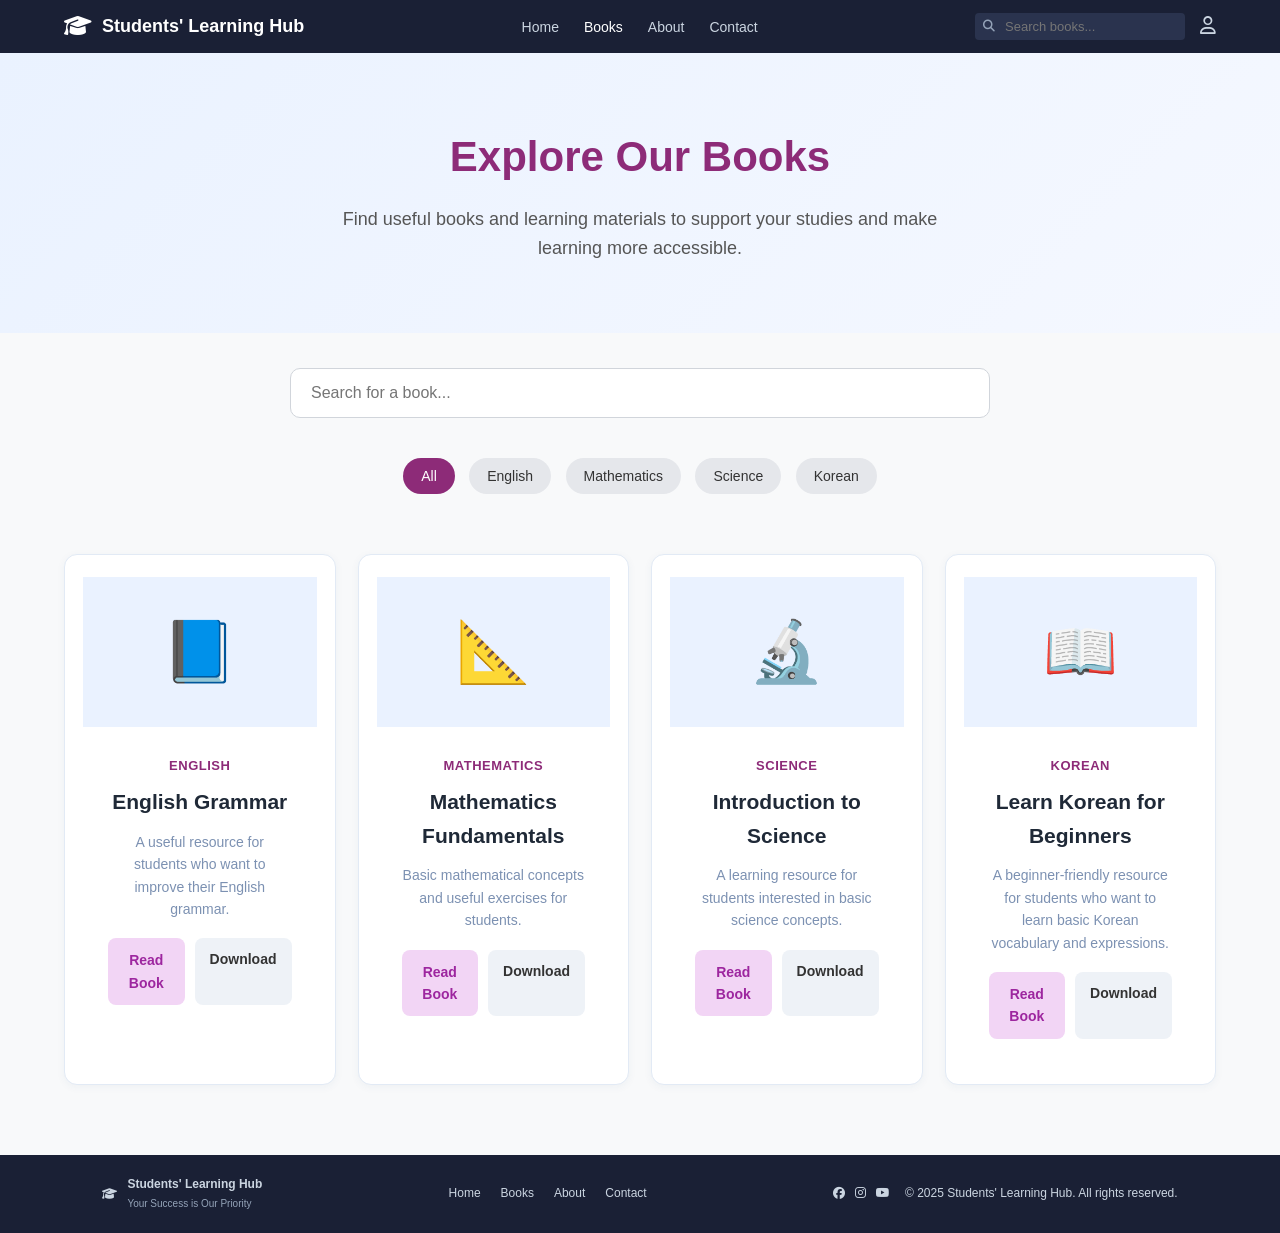
<file: books.html>
<!DOCTYPE html>
<html lang="en">

<head>
    <meta charset="UTF-8">
    <meta name="viewport" content="width=device-width, initial-scale=1.0">

    <title>Books | Student Resources</title>

    <link rel="stylesheet" href="css/about.css">
    <link rel="stylesheet" href="css/books.css">
    <link rel="stylesheet" href="css/common.css">
    <link rel="stylesheet" href="css/contact.css">
    <link rel="stylesheet" href="css/home.css">

    <!-- FontAwesome -->
    <link rel="stylesheet"
        href="https://cdnjs.cloudflare.com/ajax/libs/font-awesome/6.4.0/css/all.min.css">
</head>


<body>

    <!-- Header -->
    <header>

        <div class="logo">
            <i class="fas fa-graduation-cap"></i>
            <span>Students' Learning Hub</span>
        </div>


        <nav>
            <ul>

                <li>
                    <a href="index.html">Home</a>
                </li>

                <li>
                    <a href="books.html" class="active">Books</a>
                </li>

                <li>
                    <a href="about.html">About</a>
                </li>

                <li>
                    <a href="contact.html">Contact</a>
                </li>

            </ul>
        </nav>


        <div class="header-right">

            <div class="search-box">
                <i class="fas fa-search"></i>

                <input
                    type="text"
                    placeholder="Search books..."
                >
            </div>

            <i class="far fa-user user-icon"></i>

        </div>

    </header>



    <!-- Books Introduction -->
    <section class="books-intro">

        <div class="container">

            <h1>Explore Our Books</h1>

            <p>
                Find useful books and learning materials to support
                your studies and make learning more accessible.
            </p>

        </div>

    </section>



    <!-- Search Section -->
    <section class="search-section">

        <div class="container">

            <input
                type="text"
                id="bookSearch"
                placeholder="Search for a book..."
            >

        </div>

    </section>



    <!-- Category Buttons -->
    <section class="categories">

        <div class="container">

            <button
                class="category-btn active"
                data-category="all">
                All
            </button>

            <button
                class="category-btn"
                data-category="english">
                English
            </button>

            <button
                class="category-btn"
                data-category="mathematics">
                Mathematics
            </button>

            <button
                class="category-btn"
                data-category="science">
                Science
            </button>

            <button
                class="category-btn"
                data-category="korean">
                Korean
            </button>

        </div>

    </section>



    <!-- Books -->
    <main class="books-section">

        <div class="container">

            <div class="books-grid" id="booksGrid">


                <!-- Book 1 -->
                <article
                    class="book-card"
                    data-category="english">

                    <div class="book-icon">
                        📘
                    </div>

                    <div class="book-content">

                        <span class="book-category">
                            English
                        </span>

                        <h2>
                            English Grammar
                        </h2>

                        <p>
                            A useful resource for students who want
                            to improve their English grammar.
                        </p>

                        <div class="book-buttons">

                            <a
                                href="./books/The Adventures of Sherlock Holmes.pdf"
                                target="_blank"
                                class="read-btn">
                                Read Book
                            </a>

                            <a
                                href="./books/The Adventures of Sherlock Holmes.pdf"
                                download
                                class="download-btn">
                                Download
                            </a>

                        </div>

                    </div>

                </article>



                <!-- Book 2 -->
                <article
                    class="book-card"
                    data-category="mathematics">

                    <div class="book-icon">
                        📐
                    </div>

                    <div class="book-content">

                        <span class="book-category">
                            Mathematics
                        </span>

                        <h2>
                            Mathematics Fundamentals
                        </h2>

                        <p>
                            Basic mathematical concepts and useful
                            exercises for students.
                        </p>

                        <div class="book-buttons">

                            <a
                                href="./books/CollegeAlgebra.pdf"
                                target="_blank"
                                class="read-btn">
                                Read Book
                            </a>

                            <a
                                href="./books/CollegeAlgebra.pdf"
                                download
                                class="download-btn">
                                Download
                            </a>

                        </div>

                    </div>

                </article>



                <!-- Book 3 -->
                <article
                    class="book-card"
                    data-category="science">

                    <div class="book-icon">
                        🔬
                    </div>

                    <div class="book-content">

                        <span class="book-category">
                            Science
                        </span>

                        <h2>
                            Introduction to Science
                        </h2>

                        <p>
                            A learning resource for students interested
                            in basic science concepts.
                        </p>

                        <div class="book-buttons">

                            <a
                                href="./books/Biology for Dummies.pdf"
                                target="_blank"
                                class="read-btn">
                                Read Book
                            </a>

                            <a
                                href="./books/Biology for Dummies.pdf"
                                download
                                class="download-btn">
                                Download
                            </a>

                        </div>

                    </div>

                </article>



                <!-- Book 4 -->
                <article
                    class="book-card"
                    data-category="korean">

                    <div class="book-icon">
                        📖
                    </div>

                    <div class="book-content">

                        <span class="book-category">
                            Korean
                        </span>

                        <h2>
                            Learn Korean for Beginners
                        </h2>

                        <p>
                            A beginner-friendly resource for students
                            who want to learn basic Korean vocabulary
                            and expressions.
                        </p>

                        <div class="book-buttons">

                            <a
                                href="/books/Korean-grammar.pdf"
                                target="_blank"
                                class="read-btn">
                                Read Book
                            </a>

                            <a
                                href="/books/Korean-grammar.pdf"
                                download
                                class="download-btn">
                                Download
                            </a>

                        </div>

                    </div>

                </article>



                <!-- Book Not Found -->
                <div
                    id="noResults"
                    style="display: none;">

                    <h2>Book Not Found</h2>

                    <p>
                        Sorry, the book you are looking for
                        is not available.
                    </p>

                </div>


            </div>

        </div>

    </main>



    <!-- Footer -->
    <footer>

        <div class="footer-left">

            <i class="fas fa-graduation-cap"></i>

            <div>
                <strong>
                    Students' Learning Hub
                </strong>

                <br>

                <small style="color: #94a3b8;">
                    Your Success is Our Priority
                </small>
            </div>

        </div>


        <div class="footer-links">

            <a href="index.html">
                Home
            </a>

            <a href="books.html">
                Books
            </a>

            <a href="about.html">
                About
            </a>

            <a href="contact.html">
                Contact
            </a>

        </div>


        <div class="footer-right">

            <div class="footer-socials">

                <a href="#">
                    <i class="fab fa-facebook"></i>
                </a>

                <a href="#">
                    <i class="fab fa-instagram"></i>
                </a>

                <a href="#">
                    <i class="fab fa-youtube"></i>
                </a>

            </div>

            <span>
                © 2025 Students' Learning Hub.
                All rights reserved.
            </span>

        </div>

    </footer>



    <!-- JavaScript -->
    <script src="javascript/books.js"></script>
    <script src="javascript/main.js"></script>

</body>

</html>
</file>
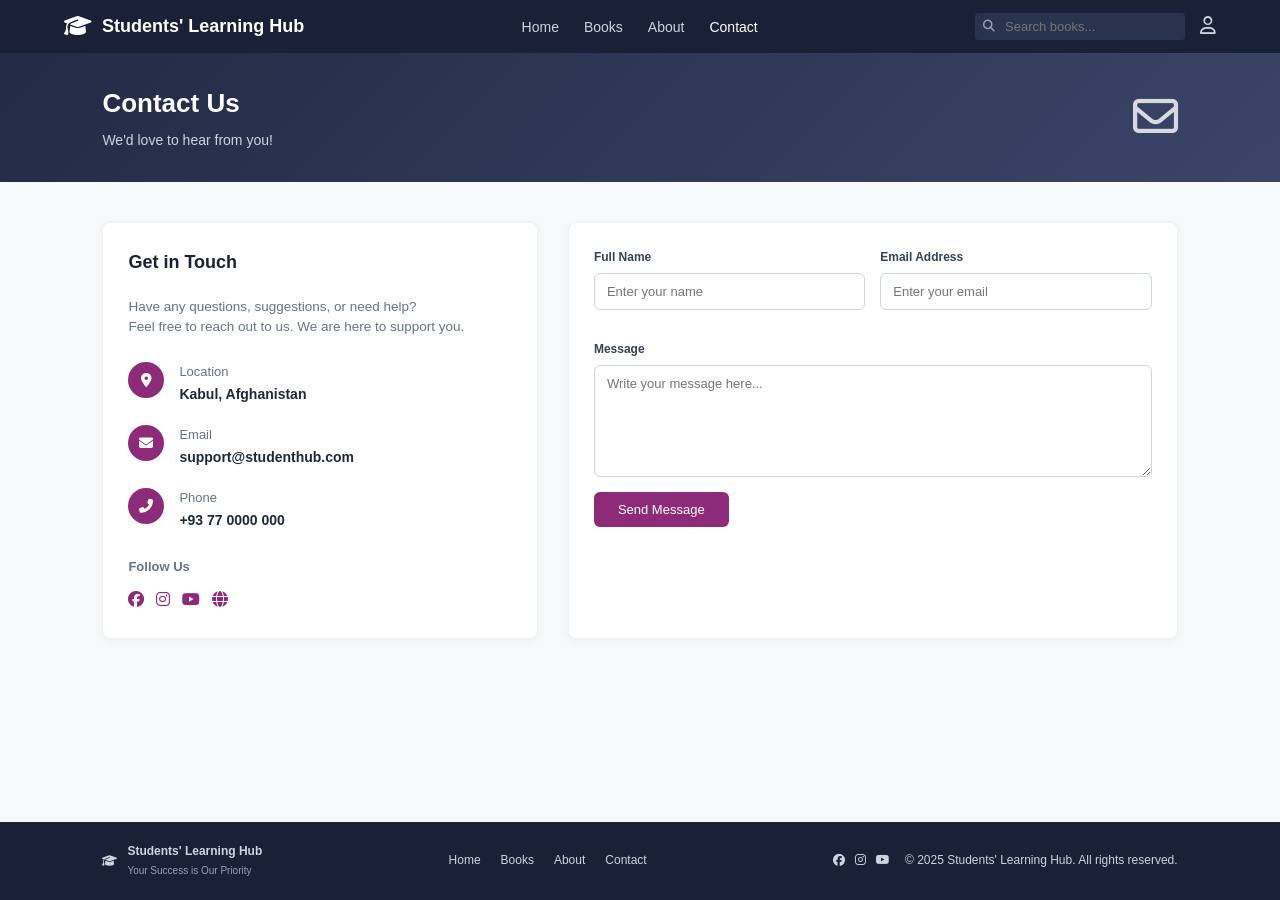
<file: contact.html>
<!DOCTYPE html>
<html lang="en">
<head>
    <meta charset="UTF-8">
    <meta name="viewport" content="width=device-width, initial-scale=1.0">
    <title>Students Learning Hub/Contact</title>
    <link rel="stylesheet" href="css/about.css">
    <link rel="stylesheet" href="css/books.css">
    <link rel="stylesheet" href="css/common.css">
    <link rel="stylesheet" href="css/contact.css">
    <link rel="stylesheet" href="css/home.css">
       <!-- آیکون‌های FontAwesome -->
    <link rel="stylesheet" href="https://cdnjs.cloudflare.com/ajax/libs/font-awesome/6.4.0/css/all.min.css">
</head>
<body>

    <!-- هدر -->
    <header>
        <div class="logo">
            <i class="fas fa-graduation-cap"></i>
            <span>Students' Learning Hub</span>
        </div>
        <nav>
            <ul>
                <li><a href="index.html">Home</a></li>
                <li><a href="books.html">Books</a></li>
                <li><a href="about.html" >About</a></li>
                <li><a href="contact.html" class="active">Contact</a></li>
            </ul>
        </nav>
        <div class="header-right">
            <div class="search-box">
                <i class="fas fa-search"></i>
                <input type="text" placeholder="Search books...">
            </div>
            <i class="far fa-user user-icon"></i>
        </div>
    </header>

    <!-- بنر اصلی -->
    <section class="hero-banner">
        <div class="hero-text">
            <h1>Contact Us</h1>
            <p>We'd love to hear from you!</p>
        </div>
        <div class="hero-icon">
            <i class="far fa-envelope"></i>
        </div>
    </section>

    <!-- محتوای اصلی صفحه Contact -->
    <main>
        <div class="contact-grid">
            
            <!-- اطلاعات تماس (Get in Touch) -->
            <div class="card">
                <div class="card-title">
                    <span>Get in Touch</span>
                </div>
                <p class="contact-info-p">
                    Have any questions, suggestions, or need help?<br>
                    Feel free to reach out to us. We are here to support you.
                </p>

                <div class="contact-detail">
                    <div class="contact-detail-icon"><i class="fas fa-map-marker-alt"></i></div>
                    <div class="contact-detail-text">
                        <h4>Location</h4>
                        <p>Kabul, Afghanistan</p>
                    </div>
                </div>

                <div class="contact-detail">
                    <div class="contact-detail-icon"><i class="fas fa-envelope"></i></div>
                    <div class="contact-detail-text">
                        <h4>Email</h4>
                        <p>support@studenthub.com</p>
                    </div>
                </div>

                <div class="contact-detail">
                    <div class="contact-detail-icon"><i class="fas fa-phone-alt"></i></div>
                    <div class="contact-detail-text">
                        <h4>Phone</h4>
                        <p>+93 77 0000 000</p>
                    </div>
                </div>

                <div class="social-section">
                    <h4>Follow Us</h4>
                    <div class="social-icons">
                        <a href="#"><i class="fab fa-facebook"></i></a>
                        <a href="#"><i class="fab fa-instagram"></i></a>
                        <a href="#"><i class="fab fa-youtube"></i></a>
                        <a href="#"><i class="fas fa-globe"></i></a>
                    </div>
                </div>
            </div>

            <!-- فرم ارسال پیام -->
            <div class="card">
                <form onsubmit="event.preventDefault();">
                    <div class="form-row">
                        <div class="form-group">
                            <label>Full Name </label>
                            <input type="text" placeholder="Enter your name" required>
                        </div>
                        <div class="form-group">
                            <label>Email Address </label>
                            <input type="email" placeholder="Enter your email" required>
                        </div>
                    </div>

                    <div class="form-group">
                        <label>Message </label>
                        <textarea rows="6" placeholder="Write your message here..." required></textarea>
                    </div>

                    <button type="submit" class="btn-send">Send Message</button>
                </form>
            </div>

        </div>
    </main>

    <!-- فوتر -->
    <footer>
        <div class="footer-left">
            <i class="fas fa-graduation-cap"></i>
            <div>
                <strong>Students' Learning Hub</strong><br>
                <small style="color: #94a3b8;">Your Success is Our Priority</small>
            </div>
        </div>
        <div class="footer-links">
            <a href="index.html">Home</a>
            <a href="books.html">Books</a>
            <a href="about.html">About</a>
            <a href="contact.html">Contact</a>
        </div>
        <div class="footer-right">
            <div class="footer-socials">
                <a href="#"><i class="fab fa-facebook"></i></a>
                <a href="#"><i class="fab fa-instagram"></i></a>
                <a href="#"><i class="fab fa-youtube"></i></a>
            </div>
            <span>© 2025 Students' Learning Hub. All rights reserved.</span>
        </div>
    </footer>
    <script src="javascript/contact.js"></script>
    <script src="javascript/main.js"></script>

</body>
</html>
</file>
<file: css/about.css>
* {
    margin: 0;
    padding: 0;
    box-sizing: border-box;
    font-family: 'Segoe UI', Tahoma, Geneva, Verdana, sans-serif;
}

body {
    background-color: #f8f9fa;
    color: #333;
    display: flex;
    flex-direction: column;
    min-height: 100vh;
}

/* هدر (Header) */
header {
    background-color: #1a2035;
    color: #fff;
    padding: 12px 5%;
    display: flex;
    justify-content: space-between;
    align-items: center;
}

.logo {
    display: flex;
    align-items: center;
    gap: 10px;
    font-size: 18px;
    font-weight: bold;
}

.logo i {
    font-size: 22px;
}

nav ul {
    list-style: none;
    display: flex;
    gap: 25px;
}

nav a {
    color: #cbd5e1;
    text-decoration: none;
    font-size: 14px;
    transition: 0.3s;
}

nav a:hover, nav a.active {
    color: #fff;
    font-weight: 500;
}

.header-right {
    display: flex;
    align-items: center;
    gap: 15px;
}

.search-box {
    position: relative;
}

.search-box input {
    background-color: #2a334e;
    border: none;
    padding: 6px 12px 6px 30px;
    border-radius: 4px;
    color: #fff;
    font-size: 13px;
    outline: none;
}

.search-box i {
    position: absolute;
    left: 8px;
    top: 50%;
    transform: translateY(-50%);
    color: #94a3b8;
    font-size: 12px;
}

.user-icon {
    font-size: 18px;
    color: #cbd5e1;
    cursor: pointer;
}

/* بنر بالای صفحات (Hero Banner) */
.hero-banner {
    background: linear-gradient(135deg, #232a45 0%, #3b4568 100%);
    color: #fff;
    padding: 30px 8%;
    display: flex;
    justify-content: space-between;
    align-items: center;
}

.hero-text h1 {
    font-size: 26px;
    margin-bottom: 5px;
}

.hero-text p {
    color: #cbd5e1;
    font-size: 14px;
}

.hero-icon i {
    font-size: 45px;
    opacity: 0.8;
}

/* محتوای اصلی */
main {
    flex: 1;
    padding: 40px 8%;
}

/* === صفحه درباره ما (About Us) === */
.about-grid {
    display: grid;
    grid-template-columns: 1.2fr 1.2fr 1fr;
    gap: 25px;
}

.card {
    background: #fff;
    border-radius: 8px;
    padding: 25px;
    box-shadow: 0 2px 8px rgba(0,0,0,0.05);
    border: 1px solid #edf2f7;
}

.card-title {
    display: flex;
    align-items: center;
    gap: 10px;
    font-size: 18px;
    font-weight: 600;
    margin-bottom: 20px;
    color: #1a2035;
}

.card-title i {
    color: #8d2b78;
}

/* بخش ماموریت ما */
.mission-text {
    font-size: 13.5px;
    line-height: 1.6;
    color: #555;
    margin-bottom: 25px;
}

.quote-box {
    background-color: #f8fafc;
    border-left: 3px solid #8d2b78;
    padding: 15px;
    border-radius: 0 6px 6px 0;
    font-size: 12.5px;
    color: #475569;
    font-style: italic;
    text-align: center;
}

.quote-author {
    margin-top: 8px;
    font-weight: 600;
    font-style: normal;
}

/* بخش چرا ما */
.feature-item {
    display: flex;
    gap: 15px;
    margin-bottom: 18px;
}

.feature-icon {
    width: 32px;
    height: 32px;
    background-color: #fdf2f8;
    border-radius: 50%;
    display: flex;
    align-items: center;
    justify-content: center;
    color: #8d2b78;
    font-size: 14px;
    flex-shrink: 0;
}

.feature-info h4 {
    font-size: 14px;
    margin-bottom: 2px;
    color: #1e293b;
}

.feature-info p {
    font-size: 12px;
    color: #64748b;
}

/* بخش تیم ما */
.team-member {
    display: flex;
    align-items: center;
    gap: 15px;
    margin-bottom: 20px;
}

.team-avatar {
    width: 48px;
    height: 48px;
    border-radius: 50%;
    background-color: #e2e8f0;
    overflow: hidden;
}

.team-avatar img {
    width: 100%;
    height: 100%;
    object-fit: cover;
}

.team-info h4 {
    font-size: 14px;
    color: #1e293b;
}

.team-info p {
    font-size: 12px;
    color: #64748b;
}



/* ==============================
   MEET OUR TEAM
   ============================== */

.team-member {
    display: flex;
    align-items: center;
    gap: 18px;
    width: 100%;
    margin-top: 28px;
    box-sizing: border-box;
}

.team-member + .team-member {
    margin-top: 35px;
}


/* ==============================
   AVATAR
   ============================== */

.team-avatar {
    width: 60px !important;
    height: 60px !important;
    min-width: 60px !important;
    max-width: 60px !important;

    aspect-ratio: 1 / 1;

    flex: 0 0 60px;

    border-radius: 50%;
    overflow: hidden;
    box-sizing: border-box;
}

.team-avatar img {
    width: 100%;
    height: 100%;
    display: block;
    object-fit: cover;
    border-radius: 50%;
}


/* ==============================
   TEAM INFO
   ============================== */

.team-info {
    flex: 1;
    min-width: 0;
}

.team-info h4 {
    margin: 0 0 5px;
    font-size: 16px;
    line-height: 1.4;
    color: #1f2937;
}

.team-info span {
    display: block;
    color: #777;
    font-size: 14px;
    line-height: 1.5;
    margin-bottom: 8px;
}

.team-info p {
    margin: 0;
    color: #666;
    font-size: 13px;
    line-height: 1.6;
}


/* ==============================
   TABLET
   ============================== */

@media (max-width: 900px) {

    .team-member {
        gap: 15px;
    }

    .team-avatar {
        width: 60px !important;
        height: 60px !important;
        min-width: 60px !important;
        max-width: 60px !important;

        flex: 0 0 60px;
        aspect-ratio: 1 / 1;
    }

}


/* ==============================
   MOBILE
   ============================== */

@media (max-width: 600px) {

    .team-member {
        display: flex;
        align-items: flex-start;
        gap: 15px;
        width: 100%;
    }

    .team-member + .team-member {
        margin-top: 40px;
    }

    .team-avatar {
        width: 60px !important;
        height: 60px !important;
        min-width: 60px !important;
        max-width: 60px !important;

        flex: 0 0 60px;
        aspect-ratio: 1 / 1;

        border-radius: 50%;
    }

    .team-info {
        min-width: 0;
        flex: 1;
    }

    .team-info h4 {
        font-size: 15px;
    }

    .team-info span {
        font-size: 13px;
    }

    .team-info p {
        font-size: 12px;
        line-height: 1.6;
    }

}


/* ==============================
   SMALL MOBILE
   ============================== */

@media (max-width: 400px) {

    .team-member {
        gap: 12px;
    }

    .team-avatar {
        width: 55px !important;
        height: 55px !important;
        min-width: 55px !important;
        max-width: 55px !important;

        flex: 0 0 55px;
        aspect-ratio: 1 / 1;
    }

}




/* ==========================================
   استایل‌های رسپانسیف اختصاصی صفحه درباره ما (About Us)
   ========================================== */

/* ۱. تبلت‌های بزرگ و دسکتاپ‌های کوچک (زیر ۱۰۲۴px) */
@media (max-width: 1024px) {
    /* تغییر چیدمان شبکه کارت‌ها به ۲ ستون */
    .about-grid {
        grid-template-columns: repeat(2, 1fr);
        gap: 20px;
    }

    /* کارت سوم (تیم ما) در دو ستون عریض‌تر می‌شود */
    .about-grid .card:last-child {
        grid-column: span 2;
    }
}

/* ۲. تبلت‌ها و موبایل‌های افقی (زیر ۷۶۸px) */
@media (max-width: 768px) {
    /* نمایش دکمه همبرگری هدر */
    .hamburger {
        display: block;
    }

    /* منوی کشویی هدر در حالت موبایل */
    nav {
        position: absolute;
        top: 100%;
        left: 0;
        width: 100%;
        background-color: #1a2035;
        border-top: 1px solid #2a334e;
        display: none;
        box-shadow: 0 8px 15px rgba(0,0,0,0.2);
    }

    nav.nav-active {
        display: block;
    }

    nav ul {
        flex-direction: column;
        padding: 15px 5%;
        gap: 15px;
    }

    /* تغییر چیدمان شبکه کارت‌ها به تک‌ستونه */
    .about-grid {
        grid-template-columns: 1fr;
    }

    .about-grid .card:last-child {
        grid-column: span 1;
    }

    /* تنظیمات بنر اصلی */
    .hero-banner {
        padding: 25px 5%;
    }

    .hero-text h1 {
        font-size: 22px;
    }

    .hero-icon i {
        font-size: 38px;
    }

    main {
        padding: 20px 4%;
    }

    /* تنظیمات فوتر */
    footer {
        flex-direction: column;
        text-align: center;
        gap: 15px;
    }

    .footer-left, .footer-links, .footer-right {
        flex-direction: column;
        gap: 10px;
    }
}

/* ۳. موبایل‌های کوچک (زیر ۴۸۰px) */
@media (max-width: 480px) {
    .logo span {
        font-size: 14px;
    }

    .search-box input {
        width: 110px;
    }

    .card {
        padding: 18px;
    }

    .team-member {
        gap: 10px;
    }

    .team-avatar {
        width: 40px;
        height: 40px;
    }
}
</file>
<file: css/books.css>
* {
    margin: 0;
    padding: 0;
    box-sizing: border-box;
}

body {
    font-family: Arial, sans-serif;
    background-color: #f7f9fc;
    color: #222;
    line-height: 1.6;
}

.container {
    width: 90%;
    max-width: 1200px;
    margin: 0 auto;
}
/* 
   BOOK INTRODUCTION
 */

.books-intro {
    background: linear-gradient(135deg, #eaf2ff, #f5f8ff);
    text-align: center;
    padding: 70px 20px;
}

.books-intro h1 {
    font-size: 42px;
    color: #8d2b78;
    margin-bottom: 15px;
}

.books-intro p {
    max-width: 650px;
    margin: 0 auto;
    color: #555;
    font-size: 18px;
}


/* 
   SEARCH
 */

.search-section {
    padding: 35px 0 20px;
}

#bookSearch {
    width: 100%;
    max-width: 700px;
    display: block;
    margin: 0 auto;

    padding: 15px 20px;

    border: 1px solid #d1d5db;
    border-radius: 10px;

    font-size: 16px;

    outline: none;

    background-color: white;

    transition: border-color 0.2s ease,
                box-shadow 0.2s ease;
}

#bookSearch:focus {
    border-color: #8d2b78;

    box-shadow: 0 0 0 3px rgba(37, 99, 235, 0.1);
}


/* 
   CATEGORY BUTTONS
 */

.categories {
    padding: 15px 0 35px;
    text-align: center;
}

.category-btn {
    border: none;

    background-color: #e5e7eb;
    color: #333;

    padding: 10px 18px;
    margin: 5px;

    border-radius: 20px;

    cursor: pointer;

    font-size: 14px;

    transition: background-color 0.2s ease,
                color 0.2s ease,
                transform 0.2s ease;
}

.category-btn:hover {
    background-color: #d1d5db;
    transform: translateY(-2px);
}

.category-btn.active {
    background-color: #8d2b78;
    color: white;
}


/* 
   BOOKS SECTION
 */

.books-section {
    padding: 20px 0 70px;
}

.books-grid {
    display: grid;

    grid-template-columns:
        repeat(auto-fit, minmax(280px, 1fr));

    gap: 25px;
}


/* 
   BOOK CARD
 */

.book-card {
    background-color: white;

    border-radius: 15px;

    overflow: hidden;

    box-shadow:
        0 5px 20px rgba(0, 0, 0, 0.08);

    transition:
        transform 0.2s ease,
        box-shadow 0.2s ease;
}

.book-card:hover {
    transform: translateY(-5px);

    box-shadow:
        0 10px 25px rgba(0, 0, 0, 0.12);
}


/* 
   BOOK ICON
 */

.book-icon {
    background-color: #eaf2ff;

    height: 150px;

    display: flex;

    align-items: center;
    justify-content: center;

    font-size: 60px;
}


/* 
   BOOK CONTENT
 */

.book-content {
    padding: 25px;
}

.book-category {
    color: #8d2b78;

    font-size: 13px;

    font-weight: bold;

    text-transform: uppercase;

    letter-spacing: 0.5px;
}

.book-content h2 {
    margin: 8px 0 12px;

    font-size: 21px;

    color: #1f2937;
}

.book-content p {
    color: #666;

    font-size: 15px;

    margin-bottom: 20px;
}


/* 
   BOOK BUTTONS
 */

.book-buttons {
    display: flex;
    gap: 10px;
}

.read-btn,
.download-btn {
    text-decoration: none;

    padding: 10px 15px;

    border-radius: 8px;

    font-size: 14px;

    font-weight: bold;

    text-align: center;

    cursor: pointer;

    transition:
        background-color 0.2s ease,
        transform 0.2s ease;
}

.read-btn {
    background-color: #8d2b78;
    color: white;
}

.read-btn:hover {
    background-color: #8d2b78;
    transform: translateY(-2px);
}

.download-btn {
    background-color: #eef2f7;
    color: #333;
}

.download-btn:hover {
    background-color: #dfe5ec;
    transform: translateY(-2px);
}


/* 
   NO RESULTS
 */

#noResults {
    display: none;

    text-align: center;

    color: #777;

    margin-top: 30px;

    font-size: 18px;
}



/* 
   MOBILE RESPONSIVE DESIGN
 */

@media (max-width: 700px) {

    .books-header .container {
        flex-direction: column;
        gap: 15px;
    }

    nav {
        gap: 12px;

        flex-wrap: wrap;

        justify-content: center;
    }

    .books-intro {
        padding: 50px 20px;
    }

    .books-intro h1 {
        font-size: 32px;
    }

    .books-intro p {
        font-size: 16px;
    }

    .books-grid {
        grid-template-columns: 1fr;
    }

    .book-buttons {
        flex-direction: column;
    }

    .read-btn,
    .download-btn {
        width: 100%;
    }

    .category-btn {
        margin: 4px 2px;
    }
}
</file>
<file: css/common.css>
* {
    margin: 0;
    padding: 0;
    box-sizing: border-box;
    font-family: 'Segoe UI', Tahoma, Geneva, Verdana, sans-serif;
}

body {
    background-color: #f8f9fa;
    color: #333;
    display: flex;
    flex-direction: column;
    min-height: 100vh;
}

/* هدر (Header) */
header {
    background-color: #1a2035;
    color: #fff;
    padding: 12px 5%;
    display: flex;
    justify-content: space-between;
    align-items: center;
}

.logo {
    display: flex;
    align-items: center;
    gap: 10px;
    font-size: 18px;
    font-weight: bold;
}

.logo i {
    font-size: 22px;
}

nav ul {
    list-style: none;
    display: flex;
    gap: 25px;
}

nav a {
    color: #cbd5e1;
    text-decoration: none;
    font-size: 14px;
    transition: 0.3s;
}

nav a:hover, nav a.active {
    color: #fff;
    font-weight: 500;
}

.header-right {
    display: flex;
    align-items: center;
    gap: 15px;
}

.search-box {
    position: relative;
}

.search-box input {
    background-color: #2a334e;
    border: none;
    padding: 6px 12px 6px 30px;
    border-radius: 4px;
    color: #fff;
    font-size: 13px;
    outline: none;
}

.search-box i {
    position: absolute;
    left: 8px;
    top: 50%;
    transform: translateY(-50%);
    color: #94a3b8;
    font-size: 12px;
}

.user-icon {
    font-size: 18px;
    color: #cbd5e1;
    cursor: pointer;
}


/* فوتر (Footer) */
footer {
    background-color: #1a2035;
    color: #cbd5e1;
    padding: 20px 8%;
    display: flex;
    justify-content: space-between;
    align-items: center;
    font-size: 12px;
    margin-top: auto;
}

.footer-left {
    display: flex;
    align-items: center;
    gap: 10px;
}

.footer-links {
    display: flex;
    gap: 20px;
}

.footer-links a {
    color: #cbd5e1;
    text-decoration: none;
}

.footer-right {
    display: flex;
    align-items: center;
    gap: 15px;
}

.footer-socials {
    display: flex;
    gap: 10px;
}

.footer-socials a {
    color: #cbd5e1;
}

/* ریسپانسیو */
@media (max-width: 868px) {
    .about-grid, .contact-grid {
        grid-template-columns: 1fr;
    }
    .hero-banner {
        padding: 25px 5%;
    }
    main {
        padding: 20px 5%;
    }
    .form-row {
        flex-direction: column;
        gap: 0;
    }
}
</file>
<file: css/contact.css>
/* === صفحه تماس با ما (Contact Us) === */
.contact-grid {
    display: grid;
    grid-template-columns: 1fr 1.4fr;
    gap: 30px;
}

.contact-info-p {
    font-size: 13.5px;
    color: #64748b;
    margin-bottom: 25px;
    line-height: 1.5;
}

.contact-detail {
    display: flex;
    align-items: flex-start;
    gap: 15px;
    margin-bottom: 20px;
}

.contact-detail-icon {
    width: 36px;
    height: 36px;
    background-color: #8d2b78;
    color: #fff;
    border-radius: 50%;
    display: flex;
    align-items: center;
    justify-content: center;
    font-size: 14px;
    flex-shrink: 0;
}

.contact-detail-text h4 {
    font-size: 13px;
    color: #64748b;
    font-weight: 500;
}

.contact-detail-text p {
    font-size: 14px;
    color: #1e293b;
    font-weight: 600;
}

.social-section {
    margin-top: 25px;
}

.social-section h4 {
    font-size: 13px;
    color: #64748b;
    margin-bottom: 10px;
}

.social-icons {
    display: flex;
    gap: 12px;
}

.social-icons a {
    color: #8d2b78;
    font-size: 16px;
    text-decoration: none;
}

/* فرم تماس */
.form-row {
    display: flex;
    gap: 15px;
    margin-bottom: 15px;
}

.form-group {
    flex: 1;
    display: flex;
    flex-direction: column;
    gap: 6px;
    margin-bottom: 15px;
}

.form-group label {
    font-size: 12px;
    font-weight: 600;
    color: #334155;
}

.form-group input, .form-group textarea {
    padding: 10px 12px;
    border: 1px solid #cbd5e1;
    border-radius: 6px;
    font-size: 13px;
    outline: none;
    transition: 0.3s;
}

.form-group input:focus, .form-group textarea:focus {
    border-color: #8d2b78;
}

.btn-send {
    background-color: #8d2b78;
    color: #fff;
    border: none;
    padding: 10px 24px;
    border-radius: 6px;
    font-size: 13px;
    font-weight: 500;
    cursor: pointer;
    transition: 0.3s;
}

.btn-send:hover {
    background-color: #722261;
}

/* فوتر (Footer) */
footer {
    background-color: #1a2035;
    color: #cbd5e1;
    padding: 20px 8%;
    display: flex;
    justify-content: space-between;
    align-items: center;
    font-size: 12px;
    margin-top: auto;
}

.footer-left {
    display: flex;
    align-items: center;
    gap: 10px;
}

.footer-links {
    display: flex;
    gap: 20px;
}

.footer-links a {
    color: #cbd5e1;
    text-decoration: none;
}

.footer-right {
    display: flex;
    align-items: center;
    gap: 15px;
}

.footer-socials {
    display: flex;
    gap: 10px;
}

.footer-socials a {
    color: #cbd5e1;
}

/* ریسپانسیو */
@media (max-width: 868px) {
    .about-grid, .contact-grid {
        grid-template-columns: 1fr;
    }
    .hero-banner {
        padding: 25px 5%;
    }
    main {
        padding: 20px 5%;
    }
    .form-row {
        flex-direction: column;
        gap: 0;
    }
}
</file>
<file: css/home.css>
/* =========================
   HOME PAGE
========================= */

.home {
    background: #f8fbff;
    color: #8d2b78;
}


/* =========================
   HERO
========================= */

.hero {
    min-height: 330px;
    padding: 45px 6%;
    display: flex;
    align-items: center;
    justify-content: space-between;

    background: linear-gradient(
        135deg,
        #f7f5ff,
        #f2efff
    );

    overflow: hidden;
}

.hero-content {
    max-width: 550px;
}

.hero-content h1 {
    margin: 0 0 18px;
    font-size: 46px;
    line-height: 1.15;
    color: #8d2b78;
    font-weight: 700;
}

.hero-content p {
    margin: 0 0 28px;
    font-size: 20px;
    line-height: 1.6;
    color: #55709c;
}

.hero-btn {
    display: inline-flex;
    align-items: center;
    gap: 15px;

    padding: 15px 28px;

    background: linear-gradient(
        135deg,
        #8d2b78,
        #8d2b78
    );

    color: white;
    text-decoration: none;

    border-radius: 10px;

    font-size: 17px;
    font-weight: 600;

    transition: 0.3s;
}

.hero-btn span {
    font-size: 23px;
}

.hero-btn:hover {
    transform: translateY(-2px);
    box-shadow: 0 8px 20px rgba(145, 30, 170, 0.25);
}


/* =========================
   HERO ILLUSTRATION
========================= */

.hero-image {
    position: relative;

    width: 440px;
    height: 260px;

    display: flex;
    align-items: center;
    justify-content: center;

    background: radial-gradient(
        circle,
        rgba(203, 201, 255, 0.45),
        transparent 70%
    );

    border-radius: 50%;
}

.books-stack {
    position: absolute;
    left: 75px;
    bottom: 55px;

    width: 250px;
    height: 120px;
}

.book {
    position: absolute;
    width: 230px;
    height: 45px;

    border-radius: 8px 5px 5px 8px;

    box-shadow: 0 5px 8px rgba(0, 0, 0, 0.15);
}

.book::after {
    content: "";
    position: absolute;

    right: -5px;
    top: 5px;

    width: 35px;
    height: 35px;

    background: #fff;

    border-radius: 2px;
}

.book-blue {
    top: 0;
    left: 0;
    background: linear-gradient(
        90deg,
        #1474d4,
        #2387e7
    );
    transform: rotate(-4deg);
}

.book-pink {
    top: 40px;
    left: -8px;
    background: linear-gradient(
        90deg,
        #ed5d9c,
        #ef78b0
    );
    transform: rotate(-2deg);
}

.book-purple {
    top: 78px;
    left: -10px;
    background: linear-gradient(
        90deg,
        #8d2b78,
        #694dd1
    );
}
#noResults {
    grid-column: 1 / -1;
    width: 100%;
    text-align: center;
    padding: 80px 20px;
}

/* Plant */

.plant {
    position: absolute;

    right: 100px;
    top: 35px;

    width: 90px;
    height: 150px;
}

.stem {
    position: absolute;

    width: 5px;
    height: 135px;

    left: 43px;
    top: 10px;

    background: #20a997;
}

.leaf {
    position: absolute;

    width: 32px;
    height: 55px;

    background: #16ad91;

    border-radius: 100% 0 100% 0;
}

.leaf-1 {
    left: 13px;
    top: 30px;
    transform: rotate(-40deg);
}

.leaf-2 {
    left: 45px;
    top: 55px;
    transform: rotate(40deg);
}

.leaf-3 {
    left: 12px;
    top: 75px;
    transform: rotate(-40deg);
}

.leaf-4 {
    left: 44px;
    top: 10px;
    transform: rotate(40deg);
}


/* Pencil holder */

.pencil-holder {
    position: absolute;

    right: 35px;
    bottom: 40px;

    width: 65px;
    height: 65px;

    background: #2776d5;

    border-radius: 8px 8px 20px 20px;

    display: flex;
    align-items: flex-start;
    justify-content: center;

    gap: 2px;

    padding-top: 5px;

    font-size: 25px;
}

.pencil-holder span {
    transform: translateY(-35px);
}


/* =========================
   POPULAR BOOKS
========================= */

.popular-books {
    padding: 35px 6% 55px;
}

.section-heading {
    display: flex;
    align-items: center;
    justify-content: space-between;

    margin-bottom: 25px;
}

.section-heading h2 {
    margin: 0;

    font-size: 27px;
    color: #173b70;
}

.section-heading a {
    color: #a42bb0;
    text-decoration: none;

    font-weight: 600;
    font-size: 16px;
}

.section-heading a span {
    font-size: 21px;
    margin-left: 5px;
}


/* =========================
   BOOK GRID
========================= */

.books-grid {
    display: grid;

    grid-template-columns: repeat(4, 1fr);

    gap: 22px;
}

.book-card {
    min-height: 355px;

    padding: 22px 18px 20px;

    background: #ffffff;

    border: 1px solid #e2eaf5;

    border-radius: 13px;

    text-align: center;

    box-shadow: 0 2px 8px rgba(40, 70, 110, 0.05);

    transition: 0.3s;
}

.book-card:hover {
    transform: translateY(-5px);

    box-shadow:
        0 10px 25px rgba(40, 70, 110, 0.12);
}


/* =========================
   BOOK COVERS
========================= */

.book-cover {
    width: 140px;
    height: 175px;

    margin: 0 auto 18px;

    display: flex;

    flex-direction: column;

    justify-content: space-between;

    align-items: center;

    padding: 20px 10px;

    color: white;

    border-radius: 3px;

    box-shadow:
        3px 5px 10px rgba(0, 0, 0, 0.18);
}

.book-cover strong {
    font-size: 19px;
    line-height: 1.2;
}

.book-cover span {
    font-size: 40px;
    font-weight: 700;
}


/* HTML */

.html-cover {
    background: linear-gradient(
        145deg,
        #173b62,
        #0e2948
    );
}

.html-cover span {
    color: #43e4e0;
}


/* JavaScript */

.javascript-cover {
    background: linear-gradient(
        145deg,
        #ffd600,
        #f3bd00
    );

    color: #25313d;
}

.javascript-cover span {
    color: #111;
}


/* Python */

.python-cover {
    background: linear-gradient(
        145deg,
        #17659e,
        #15517e
    );
}


/* Graphic Design */

.design-cover {
    background: linear-gradient(
        145deg,
        #6634b7,
        #5428a1
    );
}


/* =========================
   BOOK TEXT
========================= */

.book-card h3 {
    margin: 0 0 8px;

    color: #254878;

    font-size: 18px;
}

.book-card p {
    margin: 0 0 18px;

    color: #7c91b2;

    font-size: 14px;
}


/* =========================
   READ BUTTON
========================= */

.read-btn {
    display: inline-block;

    width: 75%;

    padding: 11px 10px;

    background: #f2d5f5;

    color: #9d269f;

    text-decoration: none;

    border-radius: 8px;

    font-weight: 600;

    transition: 0.3s;
}

.read-btn:hover {
    background: #a42bb0;
    color: white;
}


/* =========================
   RESPONSIVE
========================= */

@media (max-width: 1000px) {

    .hero {
        padding: 40px 5%;
    }

    .hero-content h1 {
        font-size: 38px;
    }

    .hero-image {
        width: 360px;
        transform: scale(0.85);
    }

    .books-grid {
        grid-template-columns: repeat(2, 1fr);
    }
}


@media (max-width: 700px) {

    .hero {
        min-height: auto;

        flex-direction: column;

        text-align: center;

        padding: 45px 20px 20px;
    }

    .hero-content p br {
        display: none;
    }

    .hero-content h1 {
        font-size: 34px;
    }

    .hero-content p {
        font-size: 17px;
    }

    .hero-image {
        margin-top: 20px;

        width: 330px;
        height: 220px;

        transform: scale(0.8);
    }

    .popular-books {
        padding: 30px 20px;
    }

    .section-heading h2 {
        font-size: 23px;
    }

    .books-grid {
        grid-template-columns: 1fr;
    }

    .book-card {
        max-width: 350px;
        width: 100%;
        margin: auto;
    }
}


@media (max-width: 400px) {

    .hero-content h1 {
        font-size: 29px;
    }

    .hero-image {
        transform: scale(0.68);
        margin-top: 0;
        margin-bottom: -25px;
    }
}
</file>
